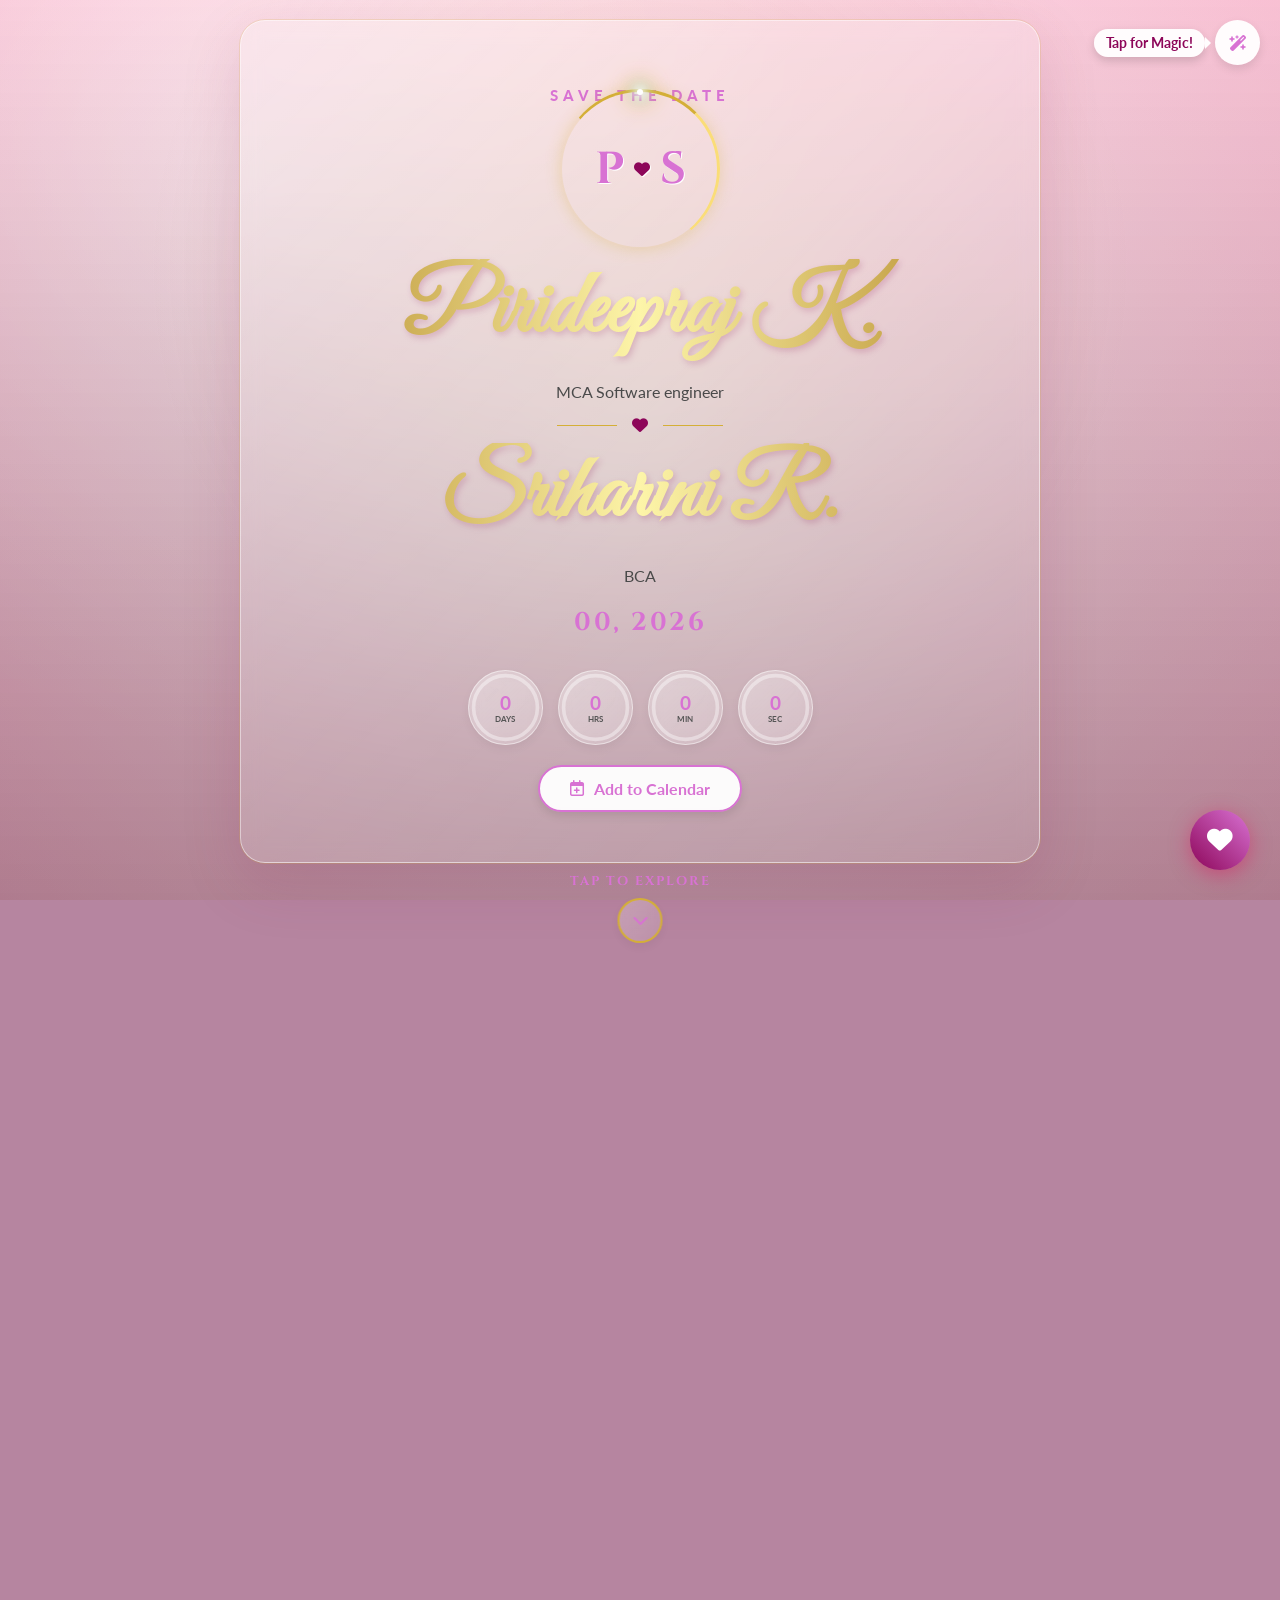
<file: index.html>
<!DOCTYPE html>
<html lang="en">
<head>

    <!-- Basic -->
    <meta charset="UTF-8">
    <meta name="viewport" content="width=device-width, initial-scale=1.0, maximum-scale=1.0, user-scalable=no">

    <title>Pirideepraj ❤️ Sriharini Wedding Invitation 💍</title>

    <meta name="description" content="With joyful hearts, we invite you to celebrate our wedding and bless us on our special day ✨">

    <meta name="theme-color" content="#d4af37">

    <!-- Open Graph / WhatsApp -->
    <meta property="og:type" content="website">
    <meta property="og:title" content="Pirideepraj ❤️ Sriharini Wedding Invitation 💍">
    <meta property="og:description" content="With joyful hearts, we invite you to celebrate our wedding and bless us on our special day ✨">

    <!-- Favicon -->
    <link rel="icon" href="data:image/svg+xml,&lt;svg xmlns=%22http://www.w3.org/2000/svg%22 viewBox=%220 0 100 100%22&gt;&lt;text y=%22.9em%22 font-size=%2290%22&gt;💍&lt;/text&gt;&lt;/svg&gt;">

    <!-- Fonts -->
    <link href="https://fonts.googleapis.com/css2?family=Cinzel:wght@400;700&family=Great+Vibes&family=Lato:wght@300;400;700&display=swap" rel="stylesheet">

    <!-- Icons -->
    <link rel="stylesheet" href="https://cdnjs.cloudflare.com/ajax/libs/font-awesome/6.4.0/css/all.min.css">

    <!-- AOS -->
    <link href="https://unpkg.com/aos@2.3.1/dist/aos.css" rel="stylesheet">

    <!-- CSS -->
    <link href="style.css" rel="stylesheet">

</head>
<body data-aos-easing="ease-out-back" data-aos-duration="1000" data-aos-delay="0">
    <div id="intro-screen">
        <div class="intro-content">
            <h1 class="intro-title">Pirideepraj 💕 Sriharini</h1>
            <p class="intro-sub">A Beautiful Beginning</p>
        </div>
    </div>

    <div class="bg-image"></div>
    <div class="disco-layer"></div>
    <div id="petals-container"></div>

    <!-- Background music: put your mp3 at /audio/background_music.mp3 (or change the src below) -->
    <audio id="bg-music" loop preload="none">
        <source src="Enjeevan.mp3" type="audio/mpeg">
    </audio>

    <div class="music-control" id="musicBtn" onclick="toggleVibe(this)">
        <span class="music-tooltip">Tap for Magic!</span>
        <i class="fas fa-wand-magic-sparkles"></i>
    </div>

    <header id="hero">
        <div class="glass-overlay" data-aos="fade-up" data-aos-duration="1200">
            <p class="pre-title">Save The Date</p>

            <div class="monogram-wrapper">
                <div class="gold-ring-3d"></div>
                <div class="monogram-initials">
                    <span class="initial-left">P</span>
                    <i class="fas fa-heart pulse-heart"></i>
                    <span class="initial-right">S</span>
                </div>
            </div>

            <div class="names-container">
                <h1 class="main-name text-gradient-gold">Pirideepraj K.</h1>
                <p class="degree-text">MCA Software engineer</p>
                <div class="heart-divider">
                    <span class="line"></span>
                    <i class="fas fa-heart"></i>
                    <span class="line"></span>
                </div>
                <h1 class="main-name text-gradient-gold">Sriharini R.</h1>
                <p class="degree-text">BCA</p>
            </div>

            <p class="wedding-date">00, 2026</p>

            <div class="countdown-container">
                <div class="circle-box">
                    <svg viewBox="0 0 80 80"><circle class="bg" cx="40" cy="40" r="35"></circle><circle class="progress" id="d-ring" cx="40" cy="40" r="35"></circle></svg>
                    <div class="text"><span id="days">0</span><label>Days</label></div>
                </div>
                <div class="circle-box">
                    <svg viewBox="0 0 80 80"><circle class="bg" cx="40" cy="40" r="35"></circle><circle class="progress" id="h-ring" cx="40" cy="40" r="35"></circle></svg>
                    <div class="text"><span id="hours">0</span><label>Hrs</label></div>
                </div>
                <div class="circle-box">
                    <svg viewBox="0 0 80 80"><circle class="bg" cx="40" cy="40" r="35"></circle><circle class="progress" id="m-ring" cx="40" cy="40" r="35"></circle></svg>
                    <div class="text"><span id="minutes">0</span><label>Min</label></div>
                </div>
                <div class="circle-box">
                    <svg viewBox="0 0 80 80"><circle class="bg" cx="40" cy="40" r="35"></circle><circle class="progress" id="s-ring" cx="40" cy="40" r="35"></circle></svg>
                    <div class="text"><span id="seconds">0</span><label>Sec</label></div>
                </div>
            </div>

            <a href="#" id="calendar-link" target="_blank" class="btn-calendar">
                <i class="far fa-calendar-plus"></i> Add to Calendar
            </a>
        </div>

        <div class="scroll-trigger" onclick="document.getElementById('events').scrollIntoView({behavior: 'smooth'})">
            <div class="scroll-text">Tap to Explore</div>
            <div class="scroll-circle"><i class="fas fa-chevron-down"></i></div>
        </div>
    </header>

    <section id="events">
        <h2 class="section-title text-gradient-gold" data-aos="fade-down" data-aos-duration="1000">The Celebration</h2>
        <div class="timeline">
            <div class="event-node" data-aos="fade-up" data-aos-delay="100">
                <div class="event-icon"><i class="fas fa-seedling"></i></div>
                <div class="event-details">
                    <h3>Pandhakkal</h3>
                    <p class="date">00, 2026 (Friday)</p>
                    <p class="time">5:00 AM - 6:00 AM</p>
                    <p class="desc">Initiating the wedding festivities.</p>
                </div>
            </div>

            <div class="connector-line" data-aos="zoom-in" data-aos-duration="800"></div>

            <div class="event-node" data-aos="fade-up" data-aos-delay="200">
                <div class="event-icon"><i class="fas fa-glass-cheers"></i></div>
                <div class="event-details">
                    <h3>Reception</h3>
                    <p class="date">00, 2026</p>
                    <p class="time">6:00 AM Onwards</p>
                    <p class="desc">Join us for a joyful morning together.</p>
                </div>
            </div>

            <div class="connector-line" data-aos="zoom-in" data-aos-duration="800"></div>

            <div class="event-node" data-aos="fade-up" data-aos-delay="300">
                <div class="event-icon"><i class="fas fa-hand-holding-heart"></i></div>
                <div class="event-details">
                    <h3>Muhurtham</h3>
                    <p class="date">00, 2026</p>
                    <p class="time">6:30 AM - 7:30 AM</p>
                    <p class="desc">The moment we tie the knot forever.</p>
                </div>
            </div>
        </div>
    </section>

    <section id="venue">
        <div class="glass-panel" data-aos="tilt-up" data-aos-duration="1000">
            <h2 class="section-title text-gradient-gold">The Venue</h2>
            <p class="venue-name" style="font-weight: bold; font-size: 1.2rem; color: #333;">Arulmigu Swaminatha Swamy Temple, Swamimalai</p>
            <div class="map-container">
                <div class="map-frame">
                    <iframe src="https://www.google.com/maps/embed?pb=!1m18!1m12!1m3!1d7803.535651526603!2d79.33121945!3d10.9581699!2m3!1f0!2f0!3f0!3m2!1i1024!2i768!4f13.1!3m3!1m2!1s0x3baacd9c1384ee3f%3A0xa31c9959c3debbc0!2sSwamimalai%2C%20Kumbakonam%2C%20Tamil%20Nadu!5e1!3m2!1sen!2sin!4v1788002394549!5m2!1sen!2sin" width="600" height="450" style="border:0;" allowfullscreen="" loading="lazy" referrerpolicy="strict-origin-when-cross-origin"></iframe>
                </div>
            </div>
            <a id="directions-link" href="#" target="_blank" class="btn-direction">
                <i class="fas fa-location-arrow"></i> Get Directions
            </a>
        </div>
    </section>

    <section class="rsvp-section">
        <div class="glass-panel" data-aos="tilt-up" data-aos-duration="1000">
            <h2 class="section-title text-gradient-gold">Are You Coming?</h2>
            <p style="font-weight: bold; font-size: 1.1rem; color: #bb2020;">We would be delighted to have you!</p>
            <a id="rsvp-link" href="#" target="_blank" class="btn-whatsapp">
                <i class="fab fa-whatsapp"></i> Contact!
            </a>
        </div>
    </section>

    <footer>
        <div class="glass-panel" style="max-width: 600px; padding: 30px;" data-aos="fade-up" data-aos-duration="1000">
            <i class="fas fa-infinity infinite-spin" style="font-size: 2rem; color: var(--accent); margin-bottom: 15px; display:block; margin-left: auto; margin-right: auto;"></i>
            <p style="font-size: 1.2rem; margin-bottom: 15px; font-weight: bold; color: #333;">We can't wait to celebrate with you!</p>
            <h3 class="signature text-gradient-gold">Pirideepraj❤️Sriharini</h3>
        </div>
    </footer>

    <div class="fab-container">
        <button class="fab-love" id="loveBtn" onclick="sendLove()">
            <i class="fas fa-heart"></i>
        </button>
    </div>

    <script src="https://unpkg.com/aos@2.3.1/dist/aos.js"></script>

    <script>
        // =========================================================
        // CONFIG — edit these to customize the invitation
        // =========================================================
        const COUPLE_NAMES = "Pirideepraj & Sriharini";
        const VENUE_NAME = "Arulmigu Swaminatha Swamy Temple, Swamimalai";
        const RSVP_WHATSAPP_NUMBER = "916379342174"; // TODO: this still has placeholder X's — swap in the real 10-digit number before sharing
        
        const MUHURTHAM_START = "00-0-13T06:30:00";
        const MUHURTHAM_END = "00-0-13T07:30:00";
        // =========================================================

        // 1. INITIALIZE AOS
        AOS.init({
            once: false,
            mirror: true,
            duration: 1000,
            easing: 'ease-out-back',
            offset: 80,
            disable: false
        });

        // 2. DYNAMIC LINKS (calendar / directions / whatsapp / map)
        (function setupLinks() {
            const mapQuery = encodeURIComponent(VENUE_NAME);

            const calStart = MUHURTHAM_START.replace(/[-:]/g, '').slice(0, 15);
            const calEnd = MUHURTHAM_END.replace(/[-:]/g, '').slice(0, 15);
            const calLink = document.getElementById('calendar-link');
            calLink.href = `http://calendar.google.com/calendar/render?action=TEMPLATE&text=${encodeURIComponent('Wedding of ' + COUPLE_NAMES)}&dates=${calStart}/${calEnd}&details=${encodeURIComponent('Join us at ' + VENUE_NAME + '!')}&location=${mapQuery}`;

            document.getElementById('directions-link').href = `https://maps.app.goo.gl/ND7yrQYQYQcWgLPPA`;

            const rsvpText = encodeURIComponent(`Hi Pirideepraj & Sriharini! I am delighted to attend your wedding! See you there.`);
            document.getElementById('rsvp-link').href = `https://wa.me/${RSVP_WHATSAPP_NUMBER}?text=${rsvpText}`;
        })();

        // 3. REALISTIC 3D PETALS
        function createPetals() {
            const container = document.getElementById('petals-container');
            const petalCount = window.innerWidth < 768 ? 8 : 35;

            for (let i = 0; i < petalCount; i++) {
                let petal = document.createElement('div');
                petal.classList.add('petal-3d-fall');
                petal.style.left = Math.random() * 100 + 'vw';
                petal.style.animationDuration = Math.random() * 6 + 6 + 's';
                petal.style.animationDelay = Math.random() * 5 + 's';
                petal.style.setProperty('--scale', Math.random() * 0.6 + 0.4);
                container.appendChild(petal);
            }
        }
        createPetals();

        // 4. COUNTDOWN
        const targetDate = new Date(MUHURTHAM_START).getTime();
        const circumference = 2 * Math.PI * 35;

        function updateTimer() {
            const now = new Date().getTime();
            const distance = targetDate - now;
            if (distance > 0) {
                const d = Math.floor(distance / (1000 * 60 * 60 * 24));
                const h = Math.floor((distance % (1000 * 60 * 60 * 24)) / (1000 * 60 * 60));
                const m = Math.floor((distance % (1000 * 60 * 60)) / (1000 * 60));
                const s = Math.floor((distance % (1000 * 60)) / 1000);
                document.getElementById("days").innerText = d;
                document.getElementById("hours").innerText = h;
                document.getElementById("minutes").innerText = m;
                document.getElementById("seconds").innerText = s;
                setRing('d-ring', d, 365); setRing('h-ring', h, 24);
                setRing('m-ring', m, 60); setRing('s-ring', s, 60);
            }
        }
        function setRing(id, val, max) {
            const el = document.getElementById(id);
            if (el) el.style.strokeDashoffset = circumference - (val / max) * circumference;
        }
        ['d-ring', 'h-ring', 'm-ring', 's-ring'].forEach(id => {
            const el = document.getElementById(id);
            if (el) { el.style.strokeDasharray = circumference; el.style.strokeDashoffset = circumference; }
        });
        setInterval(updateTimer, 1000);
        updateTimer();

        // 5. VIBE MODE TOGGLE + REAL BACKGROUND MUSIC
        const bgMusic = document.getElementById('bg-music');

        function toggleVibe(btn) {
            const tooltip = btn.querySelector('.music-tooltip');
            if (tooltip) tooltip.style.display = 'none';

            const icon = btn.querySelector('i');
            const active = document.body.classList.toggle('vibe-mode');
            btn.classList.toggle('playing', active);
            icon.className = active ? 'fas fa-star' : 'fas fa-wand-magic-sparkles';

            // Play/pause the actual audio track in sync with vibe mode
            if (bgMusic) {
                if (active) {
                    bgMusic.volume = 0.6;
                    bgMusic.play().catch(() => {
                        // Autoplay can be blocked until a user gesture — this click IS the gesture,
                        // so this mainly guards against a missing/broken audio file.
                        console.warn('Background music could not start. Check that audio/background_music.mp3 exists.');
                    });
                } else {
                    bgMusic.pause();
                }
            }
        }

        // 6. FIREWORKS BLAST & HEARTS
        function sendLove() {
            const btn = document.getElementById('loveBtn');
            btn.classList.add('pulse-active');
            setTimeout(() => btn.classList.remove('pulse-active'), 300);

            const rect = btn.getBoundingClientRect();
            const centerX = rect.left + rect.width / 2;
            const centerY = rect.top + rect.height / 2;

            const isMobile = window.innerWidth < 768;
            const sparkCount = isMobile ? 20 : 40;

            const colors = ['#d4af37', '#d81b60', '#dda0dd', '#ffffff', '#ff9a9e', '#00e5ff'];

            for (let i = 0; i < sparkCount; i++) {
                setTimeout(() => {
                    const spark = document.createElement('div');
                    spark.classList.add('firework-spark');
                    spark.style.color = colors[Math.floor(Math.random() * colors.length)];
                    spark.style.backgroundColor = spark.style.color;
                    spark.style.left = centerX + 'px';
                    spark.style.top = centerY + 'px';

                    const angle = Math.random() * Math.PI * 2;
                    const velocity = 60 + Math.random() * 200;
                    const tx = Math.cos(angle) * velocity;
                    const ty = Math.sin(angle) * velocity;

                    spark.style.setProperty('--tx', `${tx}px`);
                    spark.style.setProperty('--ty', `${ty}px`);
                    document.body.appendChild(spark);
                    setTimeout(() => spark.remove(), 1000);
                }, i * 3);
            }

            for (let i = 0; i < 6; i++) {
                setTimeout(() => {
                    const heart = document.createElement('i');
                    heart.classList.add('fas', 'fa-heart', 'flying-heart');
                    heart.style.left = centerX + 'px';
                    heart.style.top = centerY + 'px';
                    heart.style.setProperty('--x', `${(Math.random() - 0.5) * 200}px`);
                    document.body.appendChild(heart);
                    setTimeout(() => heart.remove(), 1500);
                }, i * 60);
            }
        }
    </script>

</body>
</html>
</file>
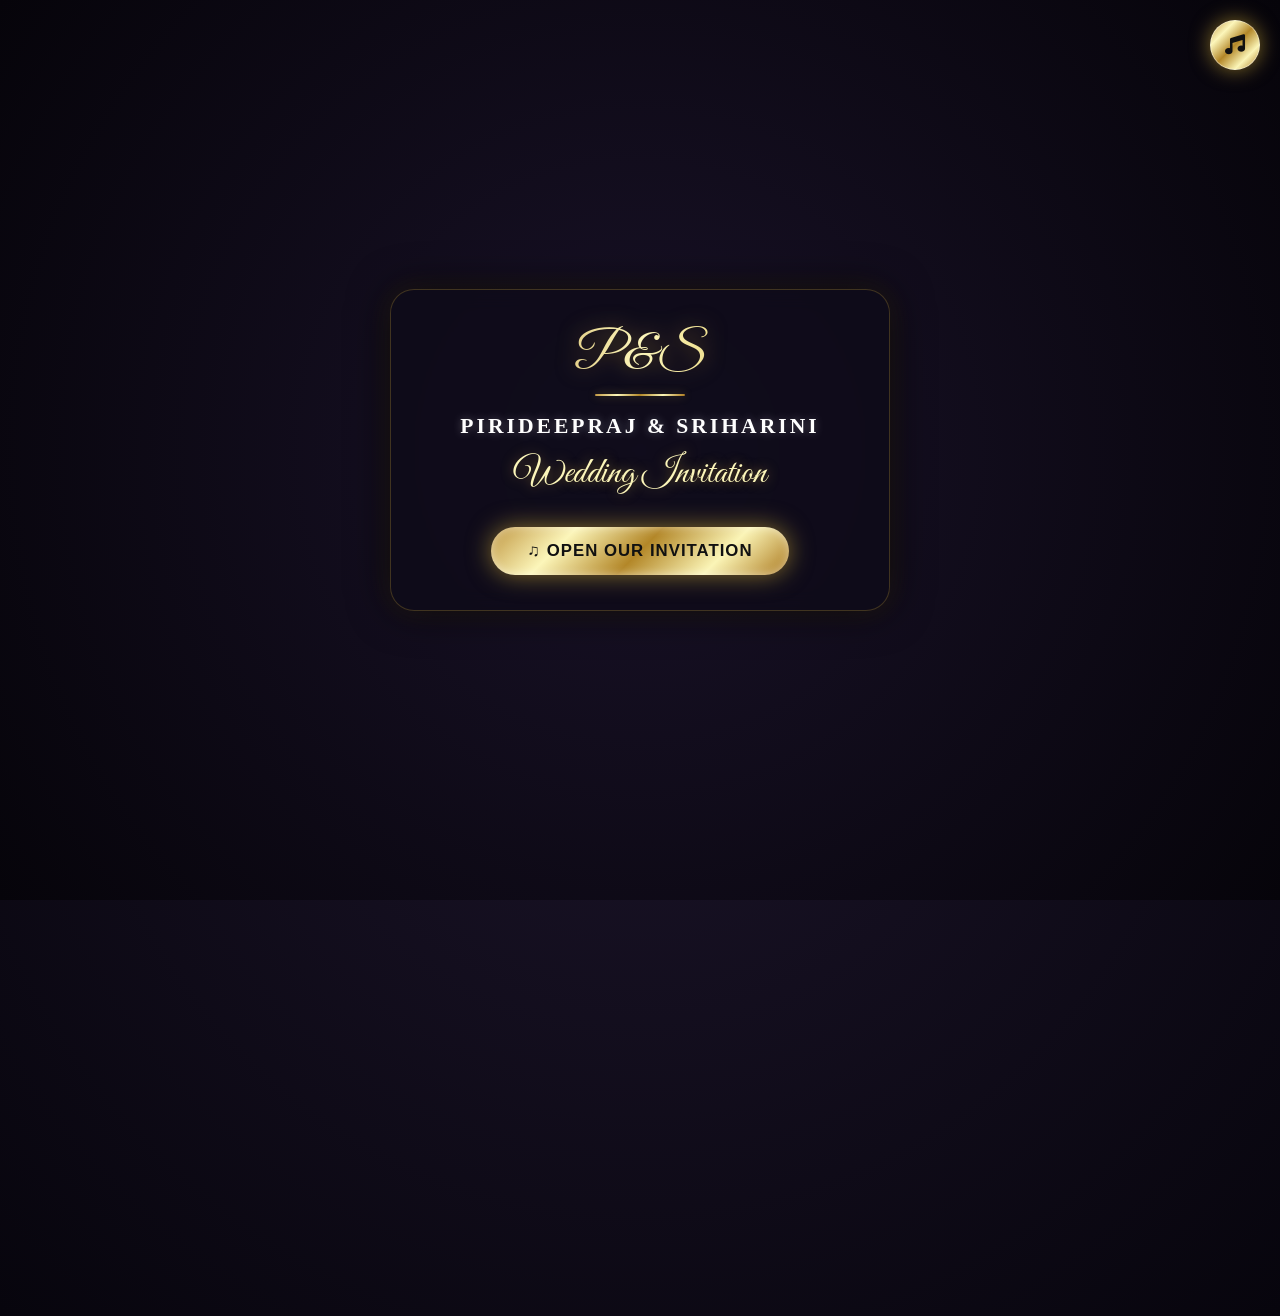
<file: intex.html>
<!DOCTYPE html>
<html lang="en">
<head>
    <meta charset="UTF-8">
    <meta name="viewport" content="width=device-width, initial-scale=1.0">
    <title>PIRIDEEPRAJ & SRIHARINI Wedding Invitation</title>
    
    <!-- Font Awesome Icons -->
    <link rel="stylesheet" href="https://cdnjs.cloudflare.com/ajax/libs/font-awesome/6.4.0/css/all.min.css">
    
    <!-- Google Fonts -->
    <link rel="preconnect" href="https://fonts.googleapis.com">
    <link rel="preconnect" href="https://fonts.gstatic.com" crossorigin>
    <link href="https://fonts.googleapis.com/css2?family=Great+Vibes&display=swap" rel="stylesheet">
    <style>
        :root {
            --gold-primary: #d4af37;
            --gold-light: #fcf6ba;
            --gold-gradient: linear-gradient(135deg, #bf953f, #fcf6ba, #b38728, #fbf5b7, #aa771c);
            --gold-shimmer: linear-gradient(90deg, #aa771c 0%, #fcf6ba 25%, #d4af37 50%, #fcf6ba 75%, #aa771c 100%);
            --dark-bg: #07050d;
            --card-bg: rgba(18, 14, 32, 0.94);
            --text-color: #ffffff;
            --accent-red: #ff3366;
        }

        * {
            margin: 0;
            padding: 0;
            box-sizing: border-box;
        }

        body {
            font-family: 'Montserrat', sans-serif;
            background: radial-gradient(circle at center, #1b1429 0%, var(--dark-bg) 100%);
            color: var(--text-color);
            min-height: 100vh;
            display: flex;
            justify-content: center;
            align-items: center;
            position: relative;
            overflow-x: hidden;
            padding: 30px 15px;
        }

        /* Golden Particles Canvas */
        #petal-canvas {
            position: fixed;
            top: 0;
            left: 0;
            width: 100vw;
            height: 100vh;
            z-index: 1;
            pointer-events: none;
        }

        /* Floating Music Button */
        .music-btn {
            position: fixed;
            top: 20px;
            right: 20px;
            width: 50px;
            height: 50px;
            border-radius: 50%;
            background: var(--gold-gradient);
            border: 1px solid rgba(255, 255, 255, 0.4);
            color: #111;
            font-size: 1.25rem;
            cursor: pointer;
            box-shadow: 0 0 20px rgba(212, 175, 55, 0.6);
            z-index: 100;
            display: flex;
            align-items: center;
            justify-content: center;
            transition: transform 0.3s ease, box-shadow 0.3s ease;
        }

        .music-btn:hover {
            transform: scale(1.12);
            box-shadow: 0 0 30px rgba(252, 246, 186, 0.9);
        }

        .music-btn.playing i {
            animation: rotateMusic 3.5s linear infinite;
        }

        @keyframes rotateMusic {
            100% { transform: rotate(360deg); }
        }

        /* --------------------------------------------------
           1. OPENING COVER / INTRO SCREEN
        -------------------------------------------------- */
        #weddingIntro {
            position: fixed;
            top: 0;
            left: 0;
            width: 100vw;
            height: 100vh;
            background: radial-gradient(circle at center, #191228 0%, #06040a 100%);
            display: flex;
            justify-content: center;
            align-items: center;
            z-index: 50;
            transition: opacity 0.9s ease, visibility 0.9s ease;
        }

        #weddingIntro.hidden {
            opacity: 0;
            visibility: hidden;
            pointer-events: none;
        }

        .intro-box {
            text-align: center;
            padding: 35px 25px;
            max-width: 500px;
            width: 90%;
            animation: fadeInZoom 1.2s cubic-bezier(0.16, 1, 0.3, 1);
            border: 1px solid rgba(212, 175, 55, 0.25);
            background: rgba(14, 11, 25, 0.75);
            border-radius: 24px;
            backdrop-filter: blur(10px);
            box-shadow: 0 0 40px rgba(0, 0, 0, 0.8), 0 0 25px rgba(212, 175, 55, 0.15);
        }

        @keyframes fadeInZoom {
            from { opacity: 0; transform: scale(0.88); }
            to { opacity: 1; transform: scale(1); }
        }

        /* MEDIUM SIZE INITIALS */
        .intro-initials {
            font-family: 'Great Vibes', cursive;
            font-size: 3.2rem; /* Adjusted to perfect medium size */
            letter-spacing: 2px;
            background: var(--gold-shimmer);
            background-size: 200% auto;
            -webkit-background-clip: text;
            -webkit-text-fill-color: transparent;
            animation: goldFlow 4s linear infinite;
            filter: drop-shadow(0 0 10px rgba(212, 175, 55, 0.5));
            line-height: 1.2;
            margin-bottom: 8px;
        }

        .intro-gold-line {
            width: 90px;
            height: 1.5px;
            background: var(--gold-gradient);
            margin: 0 auto 18px auto;
            border-radius: 2px;
            box-shadow: 0 0 8px rgba(212, 175, 55, 0.4);
        }

        .intro-couple-names {
            font-family: 'Cinzel', serif;
            font-size: 1.35rem;
            letter-spacing: 3px;
            color: #ffffff;
            margin-bottom: 12px;
            font-weight: 700;
            text-shadow: 0 0 10px rgba(255, 255, 255, 0.3);
        }

        .intro-invitation-text {
            font-family: 'Great Vibes', cursive;
            font-size: 2.3rem;
            color: var(--gold-light);
            margin-bottom: 30px;
            text-shadow: 0 0 12px rgba(212, 175, 55, 0.5);
        }

        .open-invite-btn {
            background: var(--gold-gradient);
            color: #111;
            border: none;
            padding: 14px 36px;
            font-size: 1.05rem;
            font-weight: 700;
            border-radius: 40px;
            cursor: pointer;
            box-shadow: 0 0 25px rgba(212, 175, 55, 0.6), inset 0 0 10px rgba(255, 255, 255, 0.5);
            transition: all 0.35s ease;
            font-family: 'Montserrat', sans-serif;
            letter-spacing: 1px;
            text-transform: uppercase;
        }

        .open-invite-btn:hover {
            transform: scale(1.06) translateY(-2px);
            box-shadow: 0 0 40px rgba(252, 246, 186, 0.95);
        }

        /* --------------------------------------------------
           2. MAIN INVITATION CARD
        -------------------------------------------------- */
        .card {
            position: relative;
            z-index: 10;
            width: 100%;
            max-width: 580px;
            background: var(--card-bg);
            backdrop-filter: blur(16px);
            -webkit-backdrop-filter: blur(16px);
            border: 1.5px solid rgba(212, 175, 55, 0.4);
            border-radius: 24px;
            padding: 45px 25px;
            text-align: center;
            box-shadow: 0 20px 50px rgba(0, 0, 0, 0.85), 0 0 35px rgba(212, 175, 55, 0.25);
            opacity: 0;
            transform: translateY(35px);
            transition: opacity 1s ease 0.3s, transform 1s ease 0.3s;
        }

        .card.show {
            opacity: 1;
            transform: translateY(0);
        }

        .WELCOME {
            font-family: 'Cinzel', serif;
            letter-spacing: 6px;
            font-size: 1.1rem;
            color: var(--gold-light);
            margin-bottom: 15px;
            text-shadow: 0 0 10px rgba(212, 175, 55, 0.4);
        }

        .initials-badge {
            display: inline-flex;
            align-items: center;
            gap: 16px;
            font-family: 'Cinzel', serif;
            font-size: 2.2rem;
            font-weight: 900;
            background: var(--gold-shimmer);
            background-size: 200% auto;
            -webkit-background-clip: text;
            -webkit-text-fill-color: transparent;
            animation: goldFlow 3s linear infinite;
            margin-bottom: 25px;
        }

        /* COUPLE NAME: GOLD SHOWER GLOW & WAVE ANIMATION */
        .couple-name {
            font-family: 'Cinzel', serif;
            font-size: 1.75rem;
            font-weight: 700;
            letter-spacing: 2px;
            display: inline-block;
            background: var(--gold-shimmer);
            background-size: 200% auto;
            -webkit-background-clip: text;
            -webkit-text-fill-color: transparent;
            animation: goldFlow 4s linear infinite, waveMotion 3s ease-in-out infinite alternate;
            filter: drop-shadow(0 0 12px rgba(212, 175, 55, 0.75));
        }

        .couple-details h1:nth-of-type(2) {
            animation-delay: 0.5s;
        }

        @keyframes waveMotion {
            0% {
                transform: translateY(0px) scale(1);
            }
            50% {
                transform: translateY(-4px) scale(1.02);
            }
            100% {
                transform: translateY(2px) scale(0.99);
            }
        }

        @keyframes goldFlow {
            0% { background-position: 0% center; }
            100% { background-position: 200% center; }
        }

        .job-title {
            font-size: 0.85rem;
            letter-spacing: 3px;
            color: #d1c7e0;
            margin-top: 6px;
            font-weight: 500;
        }

        /* HEART ICON: LIGHT BLINK & PULSE */
        .heart-icon, .heart {
            color: var(--accent-red);
            display: inline-block;
            animation: heartLightBlink 1.4s infinite ease-in-out;
        }

        .heart-icon {
            font-size: 1.5rem;
        }

        .heart-divider {
            margin: 18px 0;
        }

        .heart-divider .heart {
            font-size: 1.8rem;
        }

        @keyframes heartLightBlink {
            0%, 100% {
                opacity: 0.35;
                transform: scale(0.92);
                filter: drop-shadow(0 0 2px rgba(255, 51, 102, 0.3));
            }
            50% {
                opacity: 1;
                transform: scale(1.25);
                filter: drop-shadow(0 0 14px #ff3366) drop-shadow(0 0 25px rgba(255, 100, 150, 0.8));
            }
        }

        .divider {
            border: none;
            height: 1px;
            background: linear-gradient(90deg, transparent, rgba(212, 175, 55, 0.7), transparent);
            margin: 28px 0;
        }

        .wedding-date {
            font-family: 'Cinzel', serif;
            font-size: 1.4rem;
            color: #fff;
            margin-bottom: 22px;
            letter-spacing: 2px;
            text-shadow: 0 0 12px rgba(255, 255, 255, 0.4);
        }

        /* Countdown */
        .countdown {
            display: flex;
            justify-content: center;
            gap: 14px;
            margin-bottom: 30px;
        }

        .time-block {
            text-align: center;
        }

        .circle {
            width: 65px;
            height: 65px;
            border-radius: 50%;
            border: 2px solid var(--gold-primary);
            background: rgba(10, 7, 20, 0.65);
            display: flex;
            justify-content: center;
            align-items: center;
            font-size: 1.3rem;
            font-weight: 700;
            color: var(--gold-light);
            box-shadow: 0 0 15px rgba(212, 175, 55, 0.35), inset 0 0 8px rgba(212, 175, 55, 0.2);
        }

        .time-block p {
            font-size: 0.72rem;
            margin-top: 8px;
            color: #ccc;
            text-transform: uppercase;
            letter-spacing: 1.5px;
        }

        /* Celebration Timeline */
        .celebration h2 {
            font-family: 'Cinzel', serif;
            color: var(--gold-light);
            font-size: 1.45rem;
            margin-bottom: 22px;
            letter-spacing: 1.5px;
        }

        .events-grid {
            display: flex;
            flex-direction: column;
            gap: 15px;
            margin-bottom: 30px;
        }

        .event-card {
            background: rgba(255, 255, 255, 0.03);
            border: 1px solid rgba(212, 175, 55, 0.3);
            border-radius: 14px;
            padding: 18px;
            transition: all 0.3s ease;
        }

        .event-card:hover {
            transform: translateY(-3px);
            border-color: var(--gold-light);
            background: rgba(212, 175, 55, 0.06);
            box-shadow: 0 6px 20px rgba(212, 175, 55, 0.2);
        }

        .event-card h3 {
            font-family: 'Cinzel', serif;
            color: var(--gold-primary);
            font-size: 1.15rem;
            margin-bottom: 6px;
        }

        .event-date {
            font-size: 0.92rem;
            color: #f0f0f0;
            font-weight: 500;
        }

        .event-time {
            font-size: 0.85rem;
            color: #bbb;
            margin-top: 4px;
        }

        /* Action Buttons */
        .actions {
            display: flex;
            flex-wrap: wrap;
            justify-content: center;
            gap: 14px;
            margin-bottom: 30px;
        }

        .btn {
            display: inline-flex;
            align-items: center;
            gap: 10px;
            text-decoration: none;
            padding: 13px 24px;
            border-radius: 30px;
            font-size: 0.9rem;
            font-weight: 600;
            transition: all 0.3s ease;
            border: 1.5px solid var(--gold-primary);
            color: var(--gold-light);
            background: rgba(0, 0, 0, 0.3);
            box-shadow: 0 0 10px rgba(212, 175, 55, 0.2);
        }

        .btn:hover {
            background: var(--gold-primary);
            color: #0d0c1d;
            box-shadow: 0 0 20px rgba(212, 175, 55, 0.6);
            transform: translateY(-2px);
        }

        .rsvp-btn {
            border-color: #25d366;
            color: #25d366;
            box-shadow: 0 0 10px rgba(37, 211, 102, 0.2);
        }

        .rsvp-btn:hover {
            background: #25d366;
            color: #fff;
            box-shadow: 0 0 20px rgba(37, 211, 102, 0.6);
        }

        .calendar-btn {
            margin-bottom: 28px;
        }

        /* FOOTER & INFINITY EMOJI GOLDEN FLOW */
        footer {
            border-top: 1px solid rgba(212, 175, 55, 0.25);
            padding-top: 22px;
        }

        .infinity-symbol {
            display: inline-block;
            font-size: 2.2rem;
            margin-bottom: 6px;
            background: var(--gold-shimmer);
            background-size: 200% auto;
            -webkit-background-clip: text;
            -webkit-text-fill-color: transparent;
            animation: goldFlow 3s linear infinite, infinityPulse 2.5s ease-in-out infinite;
            filter: drop-shadow(0 0 12px rgba(212, 175, 55, 0.8));
        }

        @keyframes infinityPulse {
            0%, 100% {
                transform: scale(1);
            }
            50% {
                transform: scale(1.15) rotate(5deg);
            }
        }

        footer h3 {
            font-family: 'Cinzel', serif;
            font-size: 1rem;
            color: var(--gold-light);
            letter-spacing: 2px;
        }
    </style>
</head>
<body>

    <!-- Canvas for Golden Particles & Rose Petals -->
    <canvas id="petal-canvas"></canvas>

    <!-- Background Audio -->
    <audio id="weddingAudio" loop preload="auto">
        <source src="Anbil-Avan.mp3" type="audio/mpeg">
    </audio>

    <!-- Floating Music Button -->
    <button id="musicToggle" class="music-btn" aria-label="Toggle Music">
        <i id="musicIcon" class="fa-solid fa-music"></i>
    </button>

    <!-- 1. FULLSCREEN INTRO / OPENING SCREEN -->
    <div id="weddingIntro">
        <div class="intro-box">
            <div class="intro-initials">P&S</div>
            <div class="intro-gold-line"></div>
            <div class="intro-couple-names">PIRIDEEPRAJ & SRIHARINI</div>
            <div class="intro-invitation-text">Wedding Invitation</div>
            <button id="openInviteBtn" class="open-invite-btn">
                ♫ Open Our Invitation
            </button>
        </div>
    </div>

    <!-- 2. MAIN INVITATION CARD -->
    <main class="card" id="mainCard">
        <p class="WELCOME">WELCOME</p>

        <div class="initials-badge">
            <span>P</span>
            <i class="fa-solid fa-heart heart-icon"></i>
            <span>S</span>
        </div>

        <div class="couple-details">
            <h1 class="couple-name">PIRIDEEPRAJ K</h1>
            <p class="job-title">MCA, SOFTWARE ENGINEER</p>

            <div class="heart-divider">
                <span class="heart">♥</span>
            </div>

            <h1 class="couple-name">SRIHARINI R</h1>
            <p class="job-title">BCA</p>
        </div>

        <hr class="divider">
        
        <h2 class="wedding-date">00, 2026</h2>

        <!-- Countdown -->
        <div class="countdown">
            <div class="time-block">
                <div class="circle"><span id="days">00</span></div>
                <p>Days</p>
            </div>
            <div class="time-block">
                <div class="circle"><span id="hours">00</span></div>
                <p>Hours</p>
            </div>
            <div class="time-block">
                <div class="circle"><span id="minutes">00</span></div>
                <p>Minutes</p>
            </div>
            <div class="time-block">
                <div class="circle"><span id="seconds">00</span></div>
                <p>Seconds</p>
            </div>
        </div>

        <a href="https://calendar.google.com/calendar/render?action=TEMPLATE&text=Wedding+of+PIRIDEEPRAJ+%26+SRIHARINI&dates=20261120T090000/20261120T100000&details=Join+us+for+our+wedding+celebration!&location=Vallakottai+Murugan+Temple" class="btn calendar-btn" target="_blank">
            <i class="fa-regular fa-calendar-plus"></i> Add to Calendar
        </a>

        <!-- Timeline -->
        <section class="celebration">
            <h2>The Celebration</h2>
            <div class="events-grid">
                <div class="event-card">
                    <h3>Pandhakkal</h3>
                    <p class="event-date">00, 2026</p>
                    <p class="event-time">00:00 AM Onwards</p>
                </div>
                <div class="event-card">
                    <h3>Reception</h3>
                    <p class="event-date">00, 2026</p>
                    <p class="event-time">00:00 PM Onwards</p>
                </div>
                <div class="event-card">
                    <h3>Muhurtham</h3>
                    <p class="event-date">00, 2026</p>
                    <p class="event-time">00:00 AM - 00:00 AM</p>
                </div>
            </div>
        </section>

        <!-- Actions -->
        <div class="actions">
            <a href="https://maps.app.goo.gl/T8JEioCt95yrNH8LA" class="btn" target="_blank">
                <i class="fa-solid fa-location-dot"></i> Get Directions
            </a>
            <a href="https://wa.me/916379342174?text=Hi%20Pirideepraj%20%26%20Sriharini%21%20I%20am%20delighted%20to%20attend%20your%20wedding%21%20See%20you%20there." class="btn rsvp-btn" target="_blank">
                <i class="fa-brands fa-whatsapp"></i> Contact (WhatsApp)
            </a>
        </div>

        <footer>
            <div class="infinity-symbol">♾️</div>
            <h4>we con't wait celebrate with you!</h4>
            <h3>PIRIDEEPRAJ <span class="heart" style="font-size: 1rem;">❤️</span> SRIHARINI</h3>
        </footer>
    </main>

    <!-- JavaScript -->
    <script>
        document.addEventListener('DOMContentLoaded', () => {
            // --------------------------------------------------
            // 1. Golden Particles & Petal Rain
            // --------------------------------------------------
            const canvas = document.getElementById('petal-canvas');
            const ctx = canvas.getContext('2d');

            function resizeCanvas() {
                canvas.width = window.innerWidth;
                canvas.height = window.innerHeight;
            }
            resizeCanvas();
            window.addEventListener('resize', resizeCanvas);

            const particles = [];
            const particleCount = 85;

            class Particle {
                constructor() {
                    this.reset(true);
                }

                reset(initial = false) {
                    this.x = Math.random() * canvas.width;
                    this.y = initial ? Math.random() * canvas.height : -20;
                    this.size = Math.random() * 4.5 + 2;
                    this.speedY = Math.random() * 1.5 + 0.8;
                    this.speedX = Math.random() * 1 - 0.5;
                    this.opacity = Math.random() * 0.75 + 0.25;
                    this.rotation = Math.random() * 360;
                    this.rotationSpeed = Math.random() * 2 - 1;
                    this.isPetal = Math.random() > 0.72;
                }

                update() {
                    this.y += this.speedY;
                    this.x += Math.sin(this.y * 0.015) * 0.8 + this.speedX;
                    this.rotation += this.rotationSpeed;

                    if (this.y > canvas.height + 20) {
                        this.reset(false);
                    }
                }

                draw() {
                    ctx.save();
                    ctx.translate(this.x, this.y);
                    ctx.rotate((this.rotation * Math.PI) / 180);
                    ctx.globalAlpha = this.opacity;

                    if (this.isPetal) {
                        ctx.fillStyle = '#ff3366';
                        ctx.beginPath();
                        ctx.moveTo(0, 0);
                        ctx.bezierCurveTo(-this.size, -this.size * 1.5, -this.size * 2, this.size, 0, this.size * 2);
                        ctx.bezierCurveTo(this.size * 2, this.size, this.size, -this.size * 1.5, 0, 0);
                        ctx.fill();
                    } else {
                        const gradient = ctx.createRadialGradient(0, 0, 0, 0, 0, this.size);
                        gradient.addColorStop(0, '#ffffff');
                        gradient.addColorStop(0.35, '#fcf6ba');
                        gradient.addColorStop(0.7, '#d4af37');
                        gradient.addColorStop(1, 'rgba(212, 175, 55, 0)');

                        ctx.fillStyle = gradient;
                        ctx.beginPath();
                        ctx.arc(0, 0, this.size, 0, Math.PI * 2);
                        ctx.fill();
                    }

                    ctx.restore();
                }
            }

            for (let i = 0; i < particleCount; i++) {
                particles.push(new Particle());
            }

            function animate() {
                ctx.clearRect(0, 0, canvas.width, canvas.height);
                particles.forEach(p => {
                    p.update();
                    p.draw();
                });
                requestAnimationFrame(animate);
            }
            animate();

            // --------------------------------------------------
            // 2. Audio & Intro Handling
            // --------------------------------------------------
            const introScreen = document.getElementById('weddingIntro');
            const mainCard = document.getElementById('mainCard');
            const openBtn = document.getElementById('openInviteBtn');
            const audio = document.getElementById('weddingAudio');
            const musicBtn = document.getElementById('musicToggle');

            function playMusic() {
                if (audio) {
                    audio.play().then(() => {
                        musicBtn.classList.add('playing');
                    }).catch(err => {
                        console.warn("Audio autoplay blocked:", err);
                    });
                }
            }

            openBtn.addEventListener('click', () => {
                introScreen.classList.add('hidden');
                mainCard.classList.add('show');
                playMusic();
            });

            musicBtn.addEventListener('click', () => {
                if (!audio) return;
                if (audio.paused) {
                    playMusic();
                } else {
                    audio.pause();
                    musicBtn.classList.remove('playing');
                }
            });

            // --------------------------------------------------
            // 3. Target Date Countdown (2026-11-20)
            // --------------------------------------------------
            const targetDate = new Date('2026-11-20T09:00:00').getTime();

            function updateTimer() {
                const now = new Date().getTime();
                const diff = targetDate - now;

                if (diff > 0) {
                    const d = Math.floor(diff / (1000 * 60 * 60 * 24));
                    const h = Math.floor((diff % (1000 * 60 * 60 * 24)) / (1000 * 60 * 60));
                    const m = Math.floor((diff % (1000 * 60 * 60)) / (1000 * 60));
                    const s = Math.floor((diff % (1000 * 60)) / 1000);

                    document.getElementById('days').innerText = String(d).padStart(2, '0');
                    document.getElementById('hours').innerText = String(h).padStart(2, '0');
                    document.getElementById('minutes').innerText = String(m).padStart(2, '0');
                    document.getElementById('seconds').innerText = String(s).padStart(2, '0');
                } else {
                    document.getElementById('days').innerText = '00';
                    document.getElementById('hours').innerText = '00';
                    document.getElementById('minutes').innerText = '00';
                    document.getElementById('seconds').innerText = '00';
                }
            }

            setInterval(updateTimer, 1000);
            updateTimer();
        });
    </script>
</body>
</html>
</file>
<file: style.css>
:root {
    --primary: #d872d3;
    --accent: #8d0659;
    --gold: #d4af37;
    --gold-shiny: #fadd78;
    --bg-gradient: radial-gradient(circle at 50% 50%, #fff0f3 0%, #f8bbd0 100%);
    --card-bg: linear-gradient(135deg, rgba(255, 255, 255, 0.25) 0%, rgba(255, 255, 255, 0.1) 100%);
    --shadow-3d: 0 20px 60px rgba(136, 14, 79, 0.15);
}

* {
    box-sizing: border-box;
}

html {
    min-height: 100%;
    background: #b685a0;
}

body {
    margin: 0;
    font-family: 'Lato', sans-serif;
    color: #4a4a4a;
    overflow-x: hidden;
    padding-bottom: 80px;
    transition: background 1.5s ease, color 1.5s ease;
    -webkit-font-smoothing: antialiased;
    min-height: 100%;
    background: transparent;
}

/* =========================================
   1. BACKGROUND — CSS GRADIENT (no photo assets provided)
   ========================================= */
.bg-image {
    position: fixed;
    inset: 0;
    background: var(--bg-gradient);
    background-image: radial-gradient(circle at 20% 20%, rgba(255,255,255,0.5) 0%, transparent 45%), var(--bg-gradient);
    z-index: -5;
    opacity: 0;
    animation: bgReveal 2s ease 1.5s forwards;
}

@keyframes bgReveal {
    from { opacity: 0; }
    to { opacity: 1; }
}

/* =========================================
   2. OVERLAYS & GLOBAL LAYOUT
   ========================================= */
body::before {
    content: "";
    position: fixed;
    inset: 0;
    z-index: -3;
    pointer-events: none;
    transition: background 1.5s ease;
    background: radial-gradient(circle at 50% 30%, rgba(255, 220, 160, 0.15), transparent 55%), linear-gradient(to bottom, rgba(255, 240, 243, 0.10) 0%, rgba(40, 5, 20, 0.35) 100% );
}

#hero {
    min-height: 100vh;
    display: flex;
    justify-content: center;
    align-items: center;
    padding: 20px;
    position: relative;
    padding-bottom: 100px;
}

.glass-overlay, .glass-panel {
    background: var(--card-bg);
    border: 1px solid rgba(255, 255, 255, 0.5);
    outline: 1px solid rgba(212, 175, 55, 0.2);
    border-radius: 25px;
    padding: 50px 30px;
    width: 100%;
    max-width: 800px;
    box-shadow: var(--shadow-3d);
    text-align: center;
    position: relative;
    z-index: 10;
    margin-bottom: 20px;
    margin: 0 auto;
    backdrop-filter: blur(10px);
    -webkit-backdrop-filter: blur(10px);
    transition: background 1.5s ease, border 1.5s ease, box-shadow 1.5s ease;
}

.glass-panel {
    padding: 40px;
    border-bottom: 5px solid var(--gold);
}

/* =========================================
   3. TYPOGRAPHY & UI ELEMENTS
   ========================================= */
.monogram-wrapper {
    position: relative;
    width: 160px;
    height: 100px;
    margin: 10px auto 40px auto;
    display: flex;
    justify-content: center;
    align-items: center;
    perspective: 1000px;
    transform-style: preserve-3d;
}

.gold-ring-3d {
    position: absolute;
    width: 160px;
    height: 160px;
    border-radius: 50%;
    border: 2px solid rgba(212, 175, 55, 0.15);
    border-top: 3px solid #d4af37;
    border-right: 3px solid #fadd78;
    box-shadow: 0 0 15px rgba(212, 175, 55, 0.3);
    animation: ringOrbit 6s linear infinite;
    transform-style: preserve-3d;
    transition: all 0.5s ease;
}

.gold-ring-3d::before {
    content: '';
    position: absolute;
    top: 0px;
    left: 50%;
    transform: translate(-50%, -50%);
    width: 6px;
    height: 6px;
    background: #ffffff;
    border-radius: 50%;
    box-shadow: 0 0 8px 2px #fff, 0 0 15px 4px #b2ebf2, 0 0 25px 6px #d4af37;
}

.monogram-initials {
    position: absolute;
    z-index: 5;
    display: flex;
    align-items: center;
    justify-content: center;
    gap: 10px;
    font-family: 'Cinzel', serif;
    font-weight: 700;
    font-size: 2.8rem;
    color: var(--primary);
    text-shadow: 1px 1px 0px #fff;
}

@keyframes ringOrbit {
    0% { transform: rotateX(70deg) rotateY(-15deg) rotateZ(0deg); }
    100% { transform: rotateX(70deg) rotateY(-15deg) rotateZ(360deg); }
}

@keyframes heartbeat {
    0%, 100% { transform: scale(1); }
    50% { transform: scale(1.3); }
}

.pulse-heart {
    font-size: 1rem;
    color: var(--accent);
    animation: heartbeat 1.5s infinite;
}

.pre-title {
    text-transform: uppercase;
    letter-spacing: 5px;
    color: var(--primary);
    font-weight: 900;
    font-size: 0.95rem;
}

.main-name {
    font-family: 'Great Vibes', cursive;
    font-size: clamp(3.2rem, 12vw, 5.5rem);
    margin: 0;
    line-height: 1.1;
    padding: 5px 0;
    letter-spacing: 1px;
}

.text-gradient-gold {
    background: linear-gradient(to right, #B38728 0%, #FDF5A9 25%, #B38728 50%, #FDF5A9 75%, #B38728 100%);
    background-size: 200% auto;
    -webkit-background-clip: text;
    background-clip: text;
    color: transparent;
    filter: drop-shadow(2px 3px 3px rgba(136, 14, 79, 0.2));
    animation: goldShine 6s linear infinite;
}

@keyframes goldShine {
    to { background-position: 200% center; }
}

.wedding-date {
    font-family: 'Cinzel', serif;
    font-size: clamp(1.2rem, 5vw, 1.6rem);
    color: var(--primary);
    margin-top: 20px;
    font-weight: 700;
    letter-spacing: 3px;
}

.heart-divider {
    display: flex;
    align-items: center;
    justify-content: center;
    gap: 15px;
    margin: 10px 0;
    color: var(--accent);
}

.heart-divider .line {
    width: 60px;
    height: 1px;
    background: var(--gold);
}

.countdown-container {
    display: flex;
    justify-content: center;
    align-items: center;
    gap: 15px;
    margin-top: 30px;
    flex-wrap: wrap;
}

.circle-box {
    position: relative;
    width: 75px;
    height: 75px;
    background: var(--card-bg);
    border: 1px solid rgba(255, 255, 255, 0.5);
    border-radius: 50%;
    box-shadow: 0 4px 10px rgba(0,0,0,0.05);
    backdrop-filter: blur(8px);
    -webkit-backdrop-filter: blur(8px);
    transition: background 1.5s ease;
}

.circle-box svg {
    transform: rotate(-90deg);
    width: 100%;
    height: 100%;
}

.circle-box circle {
    fill: none;
    stroke-width: 4;
}

.circle-box .bg {
    stroke: rgba(255, 255, 255, 0.4);
}

.circle-box .progress {
    stroke: var(--gold);
    stroke-linecap: round;
    transition: stroke-dashoffset 1s linear;
}

.circle-box .text {
    position: absolute;
    top: 50%;
    left: 50%;
    transform: translate(-50%, -50%);
    text-align: center;
    width: 100%;
}

.circle-box .text span {
    font-weight: 700;
    font-size: 1.2rem;
    color: var(--primary);
    display: block;
}

.circle-box .text label {
    font-size: 0.5rem;
    display: block;
    text-transform: uppercase;
    color: #555;
    font-weight: 700;
}

.scroll-trigger {
    position: absolute;
    bottom: 20px;
    left: 50%;
    transform: translateX(-50%);
    display: flex;
    flex-direction: column;
    align-items: center;
    cursor: pointer;
    z-index: 20;
    animation: bounce 2s infinite;
}

.scroll-text {
    font-family: 'Cinzel', serif;
    font-size: 0.8rem;
    color: var(--primary);
    margin-bottom: 8px;
    text-transform: uppercase;
    letter-spacing: 2px;
    font-weight: 700;
}

.scroll-circle {
    width: 45px;
    height: 45px;
    border: 2px solid var(--gold);
    border-radius: 50%;
    display: flex;
    justify-content: center;
    align-items: center;
    color: var(--primary);
    background: var(--card-bg);
    backdrop-filter: blur(8px);
    box-shadow: 0 4px 10px rgba(0,0,0,0.05);
}

@keyframes bounce {
    0%, 20%, 50%, 80%, 100% { transform: translateX(-50%) translateY(0); }
    40% { transform: translateX(-50%) translateY(-10px); }
    60% { transform: translateX(-50%) translateY(-5px); }
}

/* =========================================
   4. EVENT CARDS
   ========================================= */
section {
    padding: 40px 20px;
    text-align: center;
}

.section-title {
    font-family: 'Great Vibes', cursive;
    font-size: clamp(2.8rem, 10vw, 4rem);
    color: var(--primary);
    margin-bottom: 20px;
    filter: drop-shadow(1px 2px 2px rgba(0, 0, 0, 0.15));
}

.timeline {
    max-width: 800px;
    margin: 0 auto;
}

.connector-line {
    width: 2px;
    background: var(--gold);
    height: 40px;
    margin: 0 auto;
}

.event-node {
    background: var(--card-bg);
    backdrop-filter: blur(10px);
    -webkit-backdrop-filter: blur(10px);
    border: 1px solid rgba(255, 255, 255, 0.5);
    padding: 25px;
    border-radius: 15px;
    display: flex;
    align-items: center;
    gap: 20px;
    box-shadow: 0 10px 30px rgba(0,0,0,0.05);
    border-bottom: 3px solid var(--gold);
    text-align: left;
    max-width: 600px;
    margin: 0 auto;
    transition: all 0.4s ease;
}

.event-icon {
    width: 55px;
    height: 55px;
    background: var(--primary);
    border-radius: 50%;
    color: white;
    display: flex;
    justify-content: center;
    align-items: center;
    font-size: 1.3rem;
    flex-shrink: 0;
}

.event-details h3 {
    margin: 0 0 6px 0;
    font-family: 'Cinzel', serif;
    color: var(--primary);
    font-weight: 800;
    font-size: clamp(1.2rem, 5vw, 1.5rem);
    letter-spacing: 1px;
}

.event-details .date {
    font-weight: 700;
    color: var(--primary);
    background: rgba(212, 175, 55, 0.12);
    padding: 3px 10px;
    border-radius: 20px;
    display: inline-block;
    margin-bottom: 4px;
}

.event-details .time {
    font-weight: 800;
    color: #333;
    display: block;
    margin-bottom: 4px;
}

.event-details .desc {
    margin: 0;
    color: #555;
    font-size: 0.95rem;
    font-weight: 600;
    font-style: italic;
}

.map-container {
    width: 100%;
    display: flex;
    justify-content: center;
    margin-bottom: 20px;
}

.map-frame {
    width: 100%;
    height: 350px;
    max-width: 100%;
    border-radius: 15px;
    overflow: hidden;
    border: 4px solid rgba(255,255,255,0.6);
    box-shadow: 0 5px 15px rgba(0,0,0,0.05);
}

footer {
    padding: 40px 20px;
    text-align: center;
}

.signature {
    font-family: 'Great Vibes', cursive;
    font-size: clamp(1.6rem, 8vw, 3.8rem);
    margin: 10px 0 0 0;
    color: var(--primary);
    filter: drop-shadow(1px 2px 2px rgba(136, 14, 79, 0.2));
    white-space: nowrap;
}

.infinite-spin {
    animation: ringOrbit 6s linear infinite;
}

.button-group {
    display: flex;
    justify-content: center;
    flex-wrap: wrap;
    gap: 15px;
}

.btn-calendar, .btn-direction, .btn-whatsapp, .btn-gpay {
    text-decoration: none;
    display: inline-flex;
    align-items: center;
    justify-content: center;
    gap: 10px;
    border-radius: 50px;
    font-weight: bold;
    padding: 12px 30px;
    margin-top: 20px;
    transition: all 0.3s ease;
    text-align: center;
    box-shadow: 0 4px 10px rgba(0,0,0,0.1);
}

.btn-calendar:hover, .btn-direction:hover, .btn-whatsapp:hover, .btn-gpay:hover {
    transform: translateY(-3px);
    box-shadow: 0 6px 15px rgba(0,0,0,0.2);
}

.btn-calendar {
    background: rgba(255, 255, 255, 0.95);
    color: var(--primary);
    border: 2px solid var(--primary);
    margin-top: 20px;
}

.btn-direction {
    background: var(--primary);
    color: white;
}

.btn-whatsapp {
    background: #25D366;
    color: white;
}

.btn-gpay {
    background: #4285F4;
    color: white;
    min-width: 160px;
    margin-top: 0;
}

.google-blue {
    background: rgba(255, 255, 255, 0.95);
    color: #4285F4;
    border: 1px solid #4285F4;
}

/* =========================================
   5. ANIMATIONS & EFFECTS
   ========================================= */
#petals-container {
    position: fixed;
    top: 0;
    left: 0;
    width: 100%;
    height: 100%;
    z-index: -1;
    pointer-events: none;
    overflow: hidden;
    contain: strict;
}

.petal-3d-fall {
    position: absolute;
    top: -10%;
    width: 20px;
    height: 25px;
    background: linear-gradient(135deg, #ff9a9e 0%, var(--accent) 100%);
    border-radius: 15px 0px 15px 0px;
    box-shadow: inset 2px 2px 5px rgba(255,255,255,0.4), 1px 1px 4px rgba(0,0,0,0.2);
    transform-style: preserve-3d;
    animation: fallTumble linear infinite;
    will-change: transform;
    -webkit-transform: translateZ(0);
    transform: translateZ(0);
    backface-visibility: hidden;
    transition: all 1s ease;
}

@keyframes fallTumble {
    0% {
        top: -10%;
        transform: scale(var(--scale)) rotate3d(1, 1, 1, 0deg) translateX(0);
        opacity: 0.8;
    }
    50% {
        transform: scale(var(--scale)) rotate3d(1, 0.5, 0, 180deg) translateX(30px);
    }
    100% {
        top: 110vh;
        transform: scale(var(--scale)) rotate3d(0.5, 1, 1, 360deg) translateX(-30px);
        opacity: 0;
    }
}

.music-control {
    position: fixed;
    top: 20px;
    right: 20px;
    z-index: 100;
    width: 45px;
    height: 45px;
    background: rgba(255, 255, 255, 0.95);
    border-radius: 50%;
    display: flex;
    justify-content: center;
    align-items: center;
    color: var(--primary);
    box-shadow: 0 4px 10px rgba(0,0,0,0.1);
    cursor: pointer;
    transition: all 0.3s ease;
}

.music-control.playing i {
    animation: ringOrbit 3s linear infinite;
    color: var(--accent);
}

.fab-container {
    position: fixed;
    bottom: 30px;
    right: 30px;
    z-index: 1000;
}

.fab-love {
    width: 60px;
    height: 60px;
    border-radius: 50%;
    border: none;
    background: linear-gradient(45deg, var(--accent), var(--primary));
    color: white;
    font-size: 1.6rem;
    box-shadow: 0 5px 20px rgba(216, 27, 96, 0.5);
    cursor: pointer;
    animation: floatBtn 3s ease-in-out infinite;
}

@keyframes floatBtn {
    0%, 100% { transform: translateY(0); }
    50% { transform: translateY(-6px); }
}

.flying-heart {
    position: fixed;
    pointer-events: none;
    z-index: 2000;
    color: var(--accent);
    animation: flyUp 1.5s ease-out forwards;
}

@keyframes flyUp {
    to {
        transform: translate(var(--x), -100vh) scale(0);
        opacity: 0;
    }
}

.firework-spark {
    position: fixed;
    width: 8px;
    height: 8px;
    border-radius: 50%;
    pointer-events: none;
    z-index: 2000;
    box-shadow: 0 0 10px currentColor;
    animation: sparkBlast 1s cubic-bezier(0.25, 1, 0.5, 1) forwards;
}

@keyframes sparkBlast {
    0% { transform: translate(0, 0) scale(1); opacity: 1; }
    100% { transform: translate(var(--tx), var(--ty)) scale(0); opacity: 0; }
}

.disco-layer {
    position: fixed;
    top: 0;
    left: 0;
    width: 100%;
    height: 100%;
    pointer-events: none;
    z-index: -2;
    opacity: 0;
    transition: opacity 1.5s ease;
    background-image: radial-gradient(circle at 20% 30%, rgba(216, 27, 96, 0.25) 0%, transparent 40%), radial-gradient(circle at 80% 70%, rgba(0, 229, 255, 0.2) 0%, transparent 40%), radial-gradient(circle at 50% 10%, rgba(212, 175, 55, 0.2) 0%, transparent 50%);
    animation: discoPulse 3s infinite alternate;
}

.disco-layer::before, .disco-layer::after {
    content: '';
    position: absolute;
    top: -50%;
    left: -50%;
    width: 200%;
    height: 200%;
    background: conic-gradient(transparent 0deg, rgba(255, 255, 255, 0.05) 30deg, transparent 60deg);
    animation: rotateBeam 8s linear infinite;
    transform-origin: center;
}

.disco-layer::after {
    background: conic-gradient(transparent 120deg, rgba(216, 27, 96, 0.05) 150deg, transparent 180deg);
    animation: rotateBeam 6s linear infinite reverse;
}

@keyframes rotateBeam {
    0% { transform: rotate(0deg); }
    100% { transform: rotate(360deg); }
}

@keyframes discoPulse {
    0% { filter: hue-rotate(0deg) brightness(1); }
    100% { filter: hue-rotate(90deg) brightness(1.3); }
}

/* VIBE MODE */
body.vibe-mode .disco-layer { opacity: 1; }

body.vibe-mode { color: #f0f0f0; }

body.vibe-mode::before {
    background: rgba(15, 2, 25, 0.88);
}

body.vibe-mode .glass-overlay, body.vibe-mode .glass-panel, body.vibe-mode .event-node {
    background: linear-gradient(135deg, rgba(25, 5, 45, 0.8) 0%, rgba(10, 2, 20, 0.9) 100%) !important;
    border: 1px solid rgba(216, 27, 96, 0.4) !important;
    box-shadow: 0 0 20px rgba(216, 27, 96, 0.2) !important;
}

body.vibe-mode .gold-ring-3d {
    animation: ringOrbit 3s linear infinite !important;
    border-color: rgba(216, 27, 96, 0.2) !important;
    border-top-color: var(--accent) !important;
    border-right-color: #00e5ff !important;
    box-shadow: 0 0 20px rgba(216, 27, 96, 0.5), inset 0 0 15px rgba(216, 27, 96, 0.3) !important;
}

body.vibe-mode .gold-ring-3d::before {
    background: #fff !important;
    box-shadow: 0 0 10px 3px #fff, 0 0 20px 6px #00e5ff, 0 0 35px 10px var(--accent) !important;
}

body.vibe-mode .petal-3d-fall {
    width: 6px !important;
    height: 6px !important;
    border-radius: 50% !important;
    background: #fff !important;
    box-shadow: 0 0 10px #fadd78, 0 0 15px #d81b60 !important;
    border: none !important;
}

body.vibe-mode .btn-calendar, body.vibe-mode .btn-direction, body.vibe-mode .btn-whatsapp, body.vibe-mode .btn-gpay, body.vibe-mode .google-blue {
    background: rgba(20, 5, 35, 0.8) !important;
    color: #fff !important;
    border: 1px solid var(--accent) !important;
    box-shadow: 0 0 10px rgba(216, 27, 96, 0.4) !important;
}

body.vibe-mode .btn-calendar:hover, body.vibe-mode .btn-direction:hover, body.vibe-mode .btn-whatsapp:hover, body.vibe-mode .btn-gpay:hover, body.vibe-mode .google-blue:hover {
    box-shadow: 0 0 20px rgba(216, 27, 96, 0.8) !important;
    background: rgba(216, 27, 96, 0.4) !important;
}

body.vibe-mode .wedding-date, body.vibe-mode .event-details .desc, body.vibe-mode .event-details .time, body.vibe-mode .event-details .date, body.vibe-mode .circle-box .text label, body.vibe-mode p, body.vibe-mode .scroll-text, body.vibe-mode .pre-title, body.vibe-mode .event-details h3, body.vibe-mode .circle-box .text span {
    color: #f0f0f0 !important;
    text-shadow: none !important;
}

body.vibe-mode h3 { color: #dda0dd !important; text-shadow: none !important; }

body.vibe-mode .text-gradient-gold {
    text-shadow: 0 0 10px rgba(216, 27, 96, 0.4) !important;
    filter: none !important;
}

body.vibe-mode .circle-box {
    background: rgba(0, 0, 0, 0.3) !important;
    border: 1px solid rgba(216, 27, 96, 0.4) !important;
}

body.vibe-mode .circle-box .bg { stroke: rgba(255, 255, 255, 0.1); }

body.vibe-mode .scroll-circle {
    background: rgba(0, 0, 0, 0.3) !important;
    border-color: var(--accent) !important;
}

/* INTRO */
#intro-screen {
    position: fixed;
    inset: 0;
    background: #000;
    z-index: 9999;
    display: flex;
    flex-direction: column;
    justify-content: center;
    align-items: center;
    text-align: center;
    height: 100vh;
    width: 100vw;
    animation: fadeOutIntro 2s ease 3s forwards;
}

.intro-content {
    color: #fff;
    opacity: 0;
    transform: scale(0.9);
    animation: introTextReveal 2s ease forwards;
    display: flex;
    flex-direction: column;
    align-items: center;
    justify-content: center;
    padding: 20px;
    width: 100%;
}

.intro-title {
    font-family: 'Great Vibes', cursive;
    font-size: 3rem;
    margin: 0 0 10px 0;
    letter-spacing: 2px;
    line-height: 1.3;
    text-align: center;
}

.intro-sub {
    font-family: 'Cinzel', serif;
    margin-top: 10px;
    font-size: 1rem;
    letter-spacing: 3px;
    opacity: 0.8;
    text-align: center;
}

@keyframes introTextReveal {
    0% { opacity: 0; transform: scale(0.85); filter: blur(10px); }
    100% { opacity: 1; transform: scale(1); filter: blur(0); }
}

@keyframes fadeOutIntro {
    to { opacity: 0; visibility: hidden; }
}

.glass-overlay {
    opacity: 0;
    transform: translateY(40px);
    animation: heroReveal 1.5s ease 3.2s forwards;
}

@keyframes heroReveal {
    to { opacity: 1; transform: translateY(0); }
}

.music-tooltip {
    position: absolute;
    right: 55px;
    top: 50%;
    transform: translateY(-50%);
    background: rgba(255, 255, 255, 0.95);
    color: var(--accent);
    padding: 6px 12px;
    border-radius: 15px;
    font-size: 0.85rem;
    font-weight: 700;
    white-space: nowrap;
    box-shadow: 0 4px 10px rgba(0,0,0,0.15);
    pointer-events: none;
    animation: pointAtButton 1.5s infinite ease-in-out;
}

.music-tooltip::after {
    content: '';
    position: absolute;
    right: -6px;
    top: 50%;
    transform: translateY(-50%);
    border-width: 6px 0 6px 6px;
    border-style: solid;
    border-color: transparent transparent transparent rgba(255, 255, 255, 0.95);
}

@keyframes pointAtButton {
    0%, 100% { transform: translateY(-50%) translateX(0); }
    50% { transform: translateY(-50%) translateX(-8px); }
}

[data-aos="tilt-up"] {
    transform: translateY(40px) rotateX(-15deg) scale(0.9);
    opacity: 0;
    transition-property: transform, opacity;
}

[data-aos="tilt-up"].aos-animate {
    transform: translateY(0) rotateX(0) scale(1);
    opacity: 1;
}

/* =========================================
   6. MOBILE RESPONSIVENESS
   ========================================= */
@media (max-width: 768px) {
    #hero {
        padding: 40px 15px 120px 15px !important;
        height: auto;
        min-height: 100vh;
    }

    .glass-overlay, .glass-panel {
        padding: 30px 15px;
        width: 100%;
        max-width: 95%;
        border-radius: 20px;
        margin-bottom: 30px !important;
    }

    .degree-text {
        font-size: 0.85rem;
        padding: 0 5px;
        line-height: 1.4;
    }

    .event-node {
        flex-direction: column;
        text-align: center;
        align-items: center;
        padding: 20px 15px;
        gap: 12px;
    }

    .event-details {
        display: flex;
        flex-direction: column;
        align-items: center;
        width: 100%;
    }

    .connector-line { height: 35px; }

    .monogram-wrapper {
        width: 110px;
        height: 110px;
        margin: 10px auto 20px auto;
    }

    .monogram-initials { font-size: clamp(1.5rem, 6vw, 2rem); }

    .countdown-container { gap: 10px; margin-top: 20px; }

    .circle-box {
        width: clamp(55px, 15vw, 65px);
        height: clamp(55px, 15vw, 65px);
    }

    .circle-box .text span { font-size: clamp(0.9rem, 3vw, 1rem); }
    .circle-box .text label { font-size: 0.45rem; }

    .map-frame { height: 280px; }

    .button-group {
        display: flex;
        flex-direction: column;
        width: 100%;
        align-items: center;
        gap: 15px;
    }

    .btn-calendar, .btn-direction, .btn-whatsapp, .btn-gpay {
        width: 100%;
        max-width: 280px;
        margin: 15px auto 0 auto !important;
        display: flex;
        justify-content: center;
    }

    .music-control { top: 15px; right: 15px; width: 40px; height: 40px; }

    .fab-container { bottom: 20px; right: 20px; }

    .fab-love { width: 55px; height: 55px; font-size: 1.4rem; }

    .scroll-trigger { bottom: 20px !important; }

    .glass-overlay, .glass-panel, .event-node {
        backface-visibility: hidden;
        will-change: opacity, transform;
        backdrop-filter: none !important;
        -webkit-backdrop-filter: none !important;
        background: rgba(255, 235, 242, 0.75) !important;
    }

    body.vibe-mode .glass-overlay, body.vibe-mode .glass-panel, body.vibe-mode .event-node {
        backdrop-filter: none !important;
        -webkit-backdrop-filter: none !important;
        background: rgba(18, 3, 30, 0.92) !important;
    }

    body.vibe-mode .circle-box {
        background: rgba(0, 0, 0, 0.55) !important;
        backdrop-filter: none !important;
        -webkit-backdrop-filter: none !important;
    }

    #intro-screen { height: 100vh; padding: 0; margin: 0; }
    .intro-title { font-size: clamp(2rem, 8vw, 2.5rem); }
    .intro-sub { font-size: 0.85rem; letter-spacing: 2px; }
}

@media (max-width: 380px) {
    .countdown-container { gap: 6px; }
    .intro-sub { letter-spacing: 1.5px; }
    .glass-overlay, .glass-panel { padding: 25px 10px; }
}
</file>
